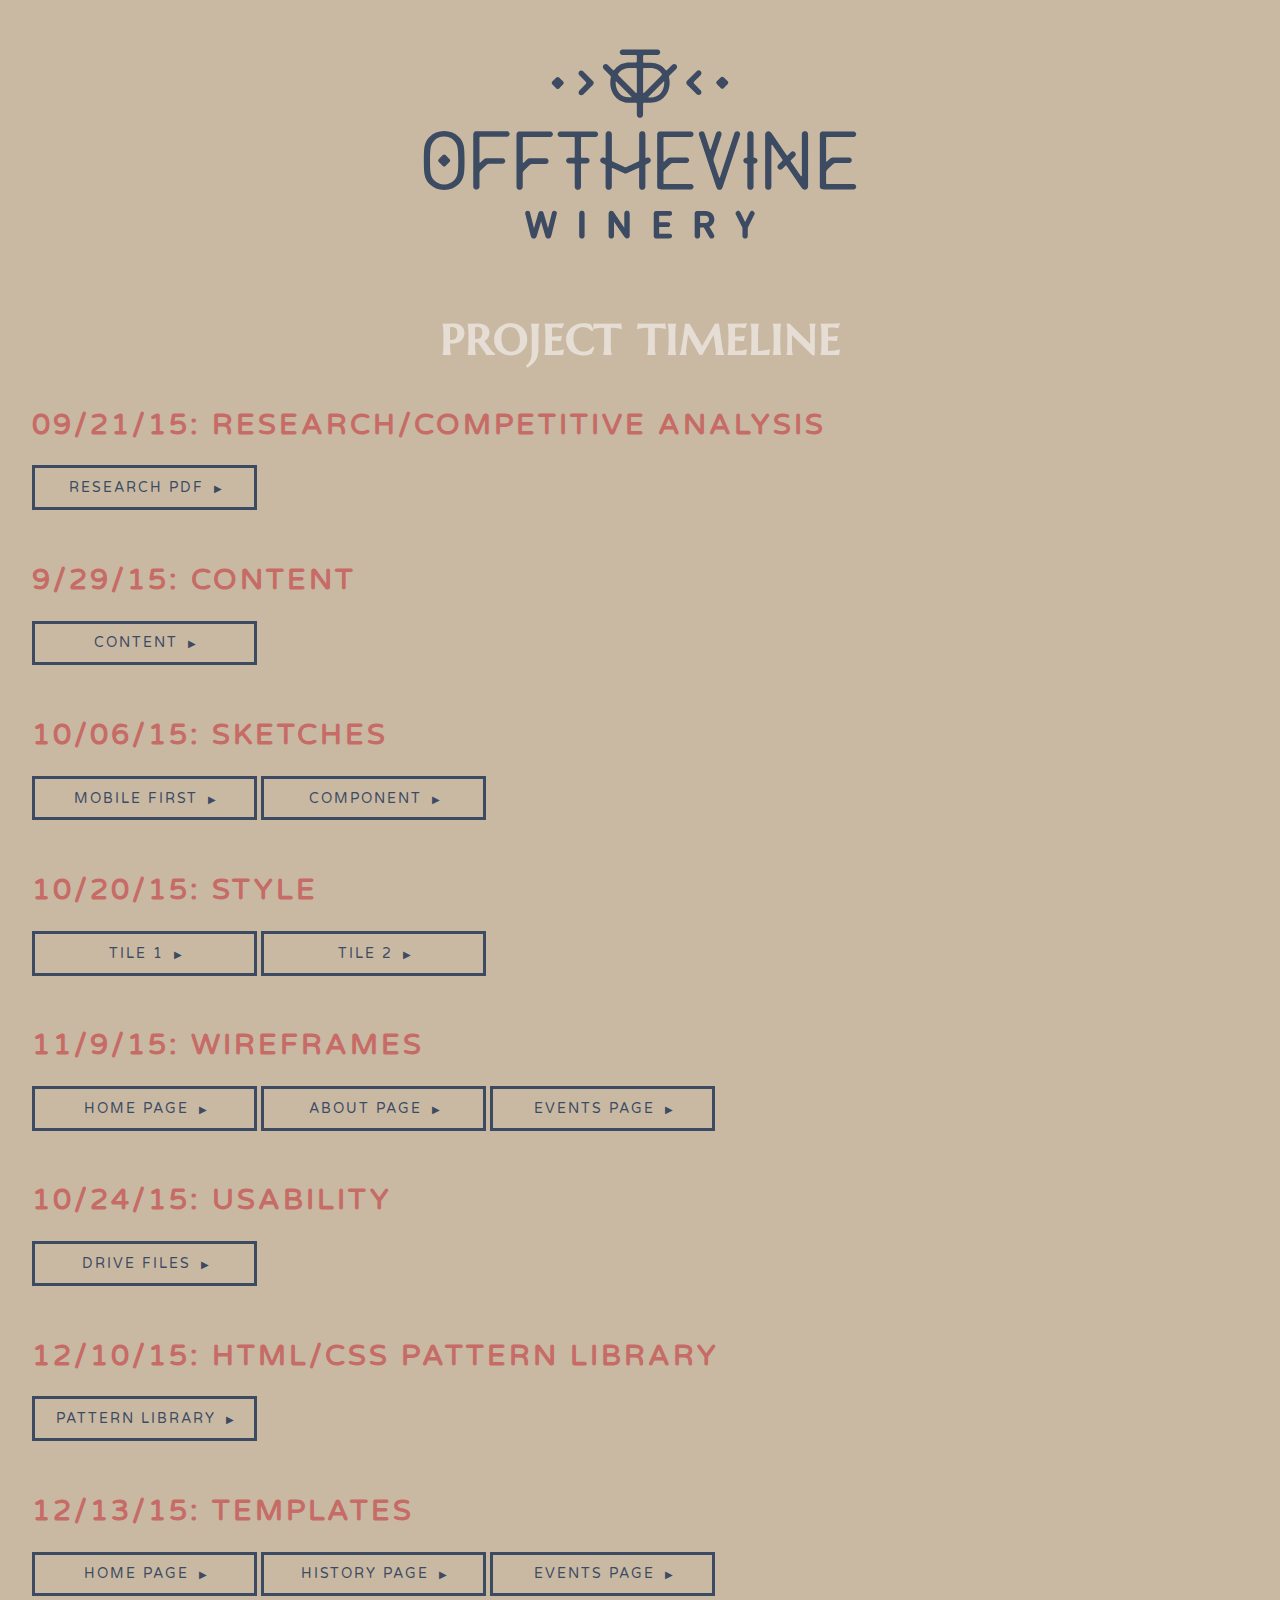
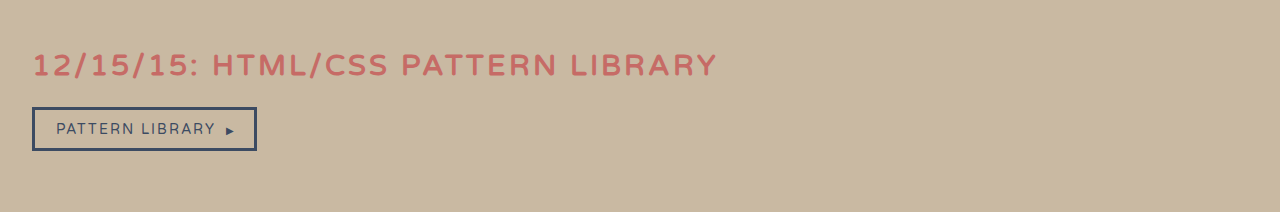
<file: index.html>
<!DOCTYPE html>
<html lang="en-us">
  <head>
    <meta charset="utf-8">
    <meta http-equiv="X-UA-Compatible" content="IE=edge">
    <meta name="viewport" content="width=device-width, initial-scale=1">
    <title>Off The Vine Winery - Project Timeline</title>
    <meta name="Off The Vine Winery - Project Hub" content="A brief outline of the design process and deliverables used to create the Off The Vine web site.">
    <link rel="icon" type="image/x-icon" href="../Assets/OffTheVine_Favicon.ico" />
  </head>
  <body>
  <link href="style.css" rel="stylesheet" type="text/css" media="screen" />
  <header role="banner">
<img src="http://johnvrhovnik.github.io/OffTheVine/Assets/OffTheVine_Logo.svg" alt="offthevine_logo" class="logo" /></a>
</header>
    <h1>Project Timeline</h1>
		<h2>09/21/15: Research/Competitive Analysis</h2>
			<a href="Research/group5_research.pdf" class="button">Research PDF</a>
    <h2>9/29/15: Content</h2>
      <a href="https://drive.google.com/a/kent.edu/folderview?id=0B6yHim8tNULVUXNoYnM0Q1JaY3M&usp=sharing" class="button">Content</a>
    <h2>10/06/15: Sketches</h2>
      <a href="Sketches/mobilefirstsketch.jpg" class="button">Mobile First</a>
      <a href="Sketches/componentsketch1.jpg" class="button">Component</a>
    <h2>10/20/15: Style</h2>
      <a href="Style/offthevine_styletile1.pdf" class="button">Tile 1</a>
      <a href="Style/offthevine_styletile2.pdf" class="button">Tile 2</a>
    <h2>11/9/15: Wireframes</h2>
      <a href="Wireframes/index.html" class="button">Home Page</a>
      <a href="Wireframes/about.html" class="button">About Page</a>
      <a href="Wireframes/events.html" class="button">Events Page</a>
    <h2>10/24/15: Usability</h2>
      <a href="https://drive.google.com/folderview?id=0B6jl8WlfPkoiYVFTM0xDOUJGQ1k&usp=sharing" class="button">Drive Files</a>
     <h2>12/10/15: HTML/CSS Pattern Library</h2>
     <a href="" class="button">Pattern Library</a>

    <h2>12/13/15: Templates</h2>
    <a href="Templates/index.html" class="button">Home Page</a>
    <a href="Templates/about.html" class="button">History Page</a>
    <a href="Templates/events.html" class="button">Events Page</a>

     <h2>12/15/15: HTML/CSS Pattern Library</h2>
     <a href="http://johnvrhovnik.github.io/OffTheVine/Patterns/patterns.html" class="button">Pattern Library</a>
  </body>
</html>
</file>
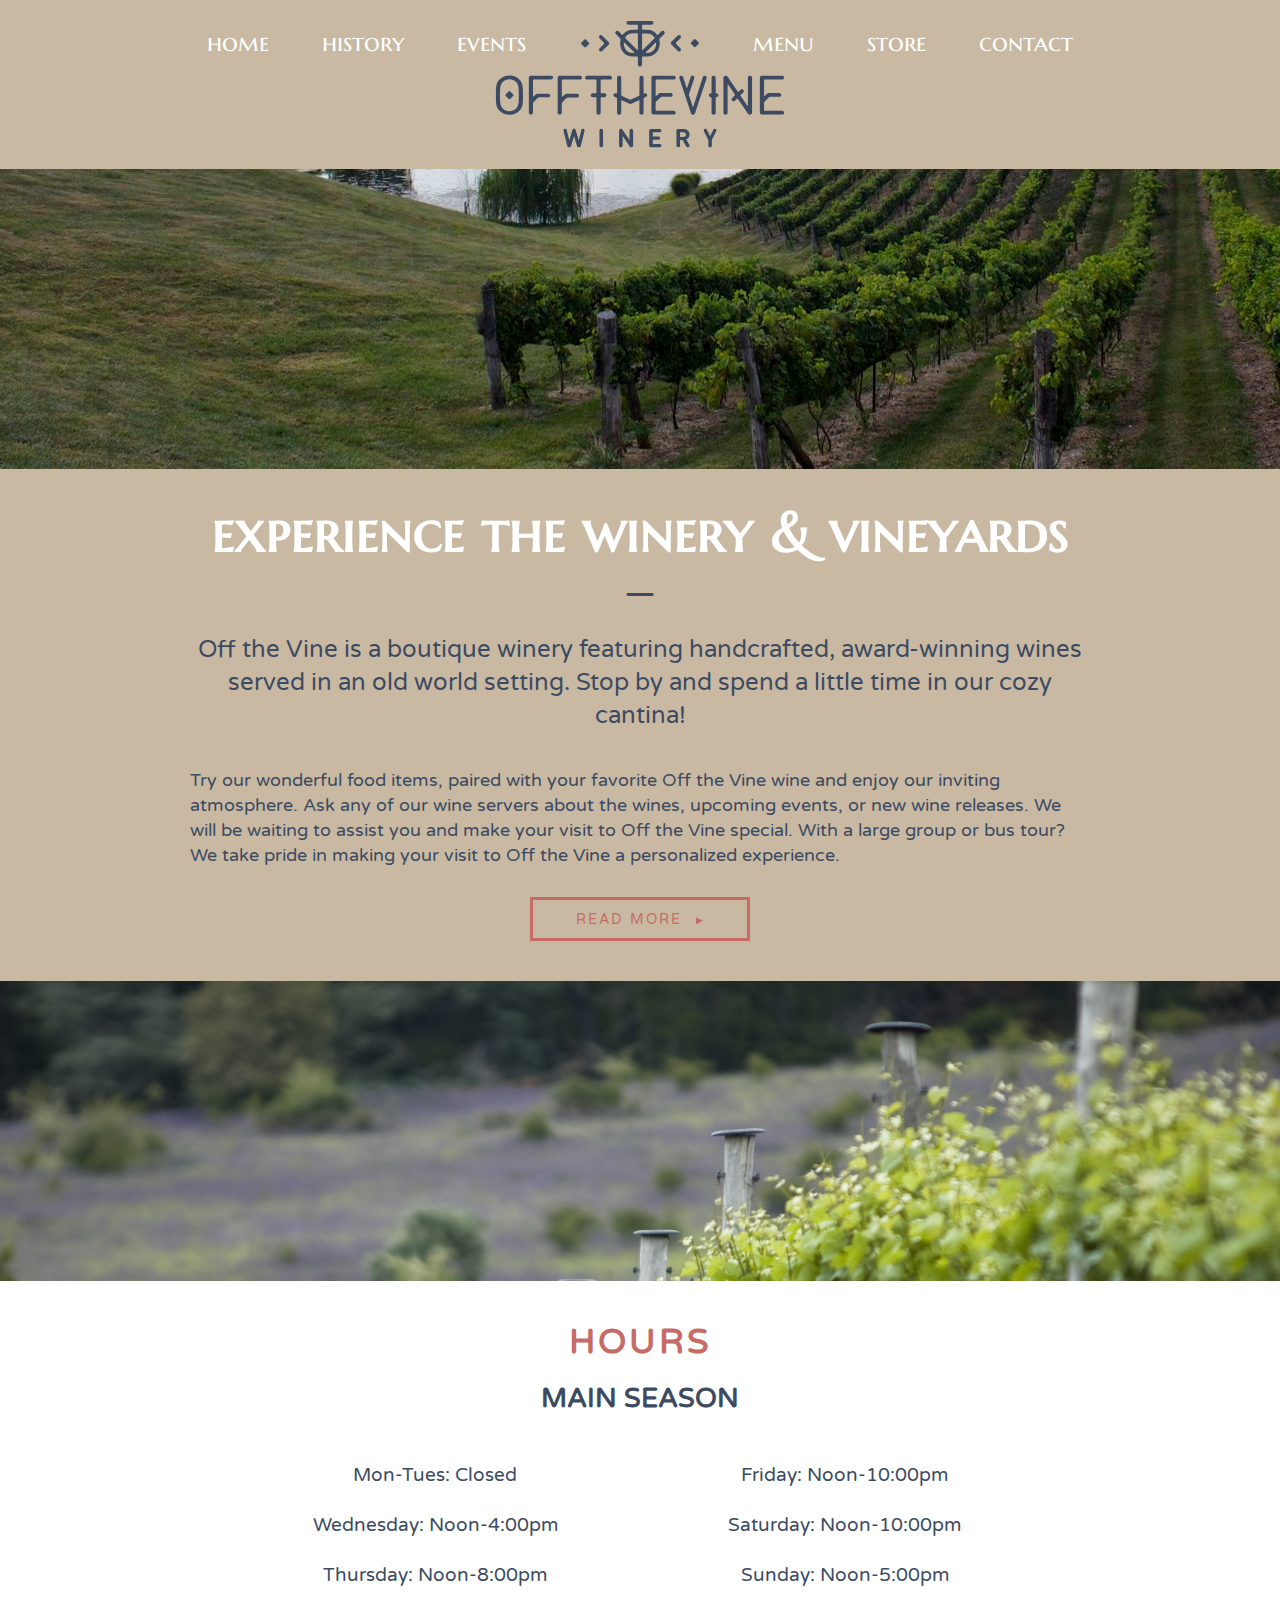
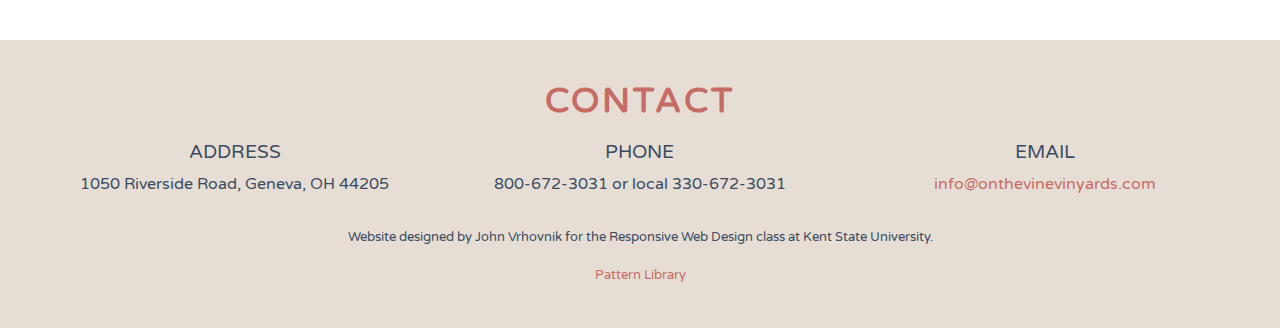
<file: Templates/index.html>
<!DOCTYPE html>
<html lang="en-us">
  <head>
    <meta charset="utf-8">
    <meta http-equiv="X-UA-Compatible" content="IE=edge">
    <meta name="viewport" content="width=device-width, initial-scale=1">
    <title>Off the Vine Winery</title>
    <meta name="Off the Vine Winery" content="Off the Vine is a boutique winery featuring handcrafted, award-winning wines served in an old world setting.">
    <link rel="icon" type="image/x-icon" href="../Assets/OffTheVine_Favicon.ico" />
  </head>

  <body>

      <link href="style.css" rel="stylesheet" type="text/css" media="screen" />

      <ul class="hamburger">
          <li class="nav-item"><a href="index.html">Home</a></li>
          <li class="nav-item"><a href="about.html">History</a></li>
          <li class="nav-item"><a href="events.html">Events</a></li>
          <li class="nav-item"><a href="#">Menu</a></li>
          <li class="nav-item"><a href="#">Store</a></li>
          <li class="nav-item"><a href="#">Contact</a></li>
      </ul>

      <input type="checkbox" id="nav-trigger" class="nav-trigger" />
      <label for="nav-trigger"></label>

<div class="site-wrap">

      <header role="banner">
        <a href="index.html">
          <img src="../Assets/OffTheVine_Logo.svg" alt="offthevine_logo" class="logo" />
        </a>
      <nav class="desktopnav" role="navigation">
        <ul>
          <li><a href="index.html">Home</a></li>
          <li><a href="about.html">History</a></li>
          <li><a href="events.html">Events</a></li>
          <li><a href="#">Contact</a></li>
          <li><a href="#">Store</a></li>
          <li><a href="#">Menu</a></li>
        </ul>
      </nav>

    </header>


      <main role="main">
        <div class="hero-wrapper hero-image1">
        </div>
    <div class="primary">
      <h1>Experience the Winery & Vineyards</h1>

      <p class="emdash">—</p>
      <p class="secparaopt">Off the Vine is a boutique winery featuring handcrafted, award-winning wines served in an old world setting. Stop by and spend a little time in our cozy cantina!</p>
      <p>Try our wonderful food items, paired with your favorite Off the Vine wine and enjoy our inviting atmosphere. Ask any of our wine servers about the wines, upcoming events, or new wine releases. We will be waiting to assist you and make your visit to Off the Vine special.
With a large group or bus tour? We take pride in making your visit to Off the Vine a personalized experience.</p>

      <a href="about.html" class="button">Read More</a>
  </div>

  <div class="hero-wrapper hero-image4">
  </div>

      <div class="secondary">
      <h2>Hours</h2>
      <h3>Main Season</h3>

      <ul class="hours">
        <li>Mon-Tues: Closed</li>
        <li>Wednesday: Noon-4:00pm</li>
        <li>Thursday: Noon-8:00pm</li>
        <li>Friday: Noon-10:00pm</li>
        <li>Saturday: Noon-10:00pm</li>
        <li>Sunday: Noon-5:00pm</li>
      </ul>

    </div>

    </main>

    <footer role="contentinfo">
      <h2>Contact</h2>
      <dl>
        <dt>Address</dt>
        <dd>1050 Riverside Road, Geneva, OH 44205</dd>
        <dt>Phone</dt>
        <dd>800-672-3031 or local 330-672-3031</dd>
        <dt>Email</dt>
        <dd><a href="mailto:info@onthevinevinyards.com">info@onthevinevinyards.com</a></dd>
      </dl>
      <p class="credit">Website designed by John Vrhovnik for the Responsive Web Design class at Kent State University.</p>
      <p class="credit"><a href="../Patterns/patterns.html">Pattern Library</a></p>
    </footer>
    </div>
  </body>
</html>
</file>
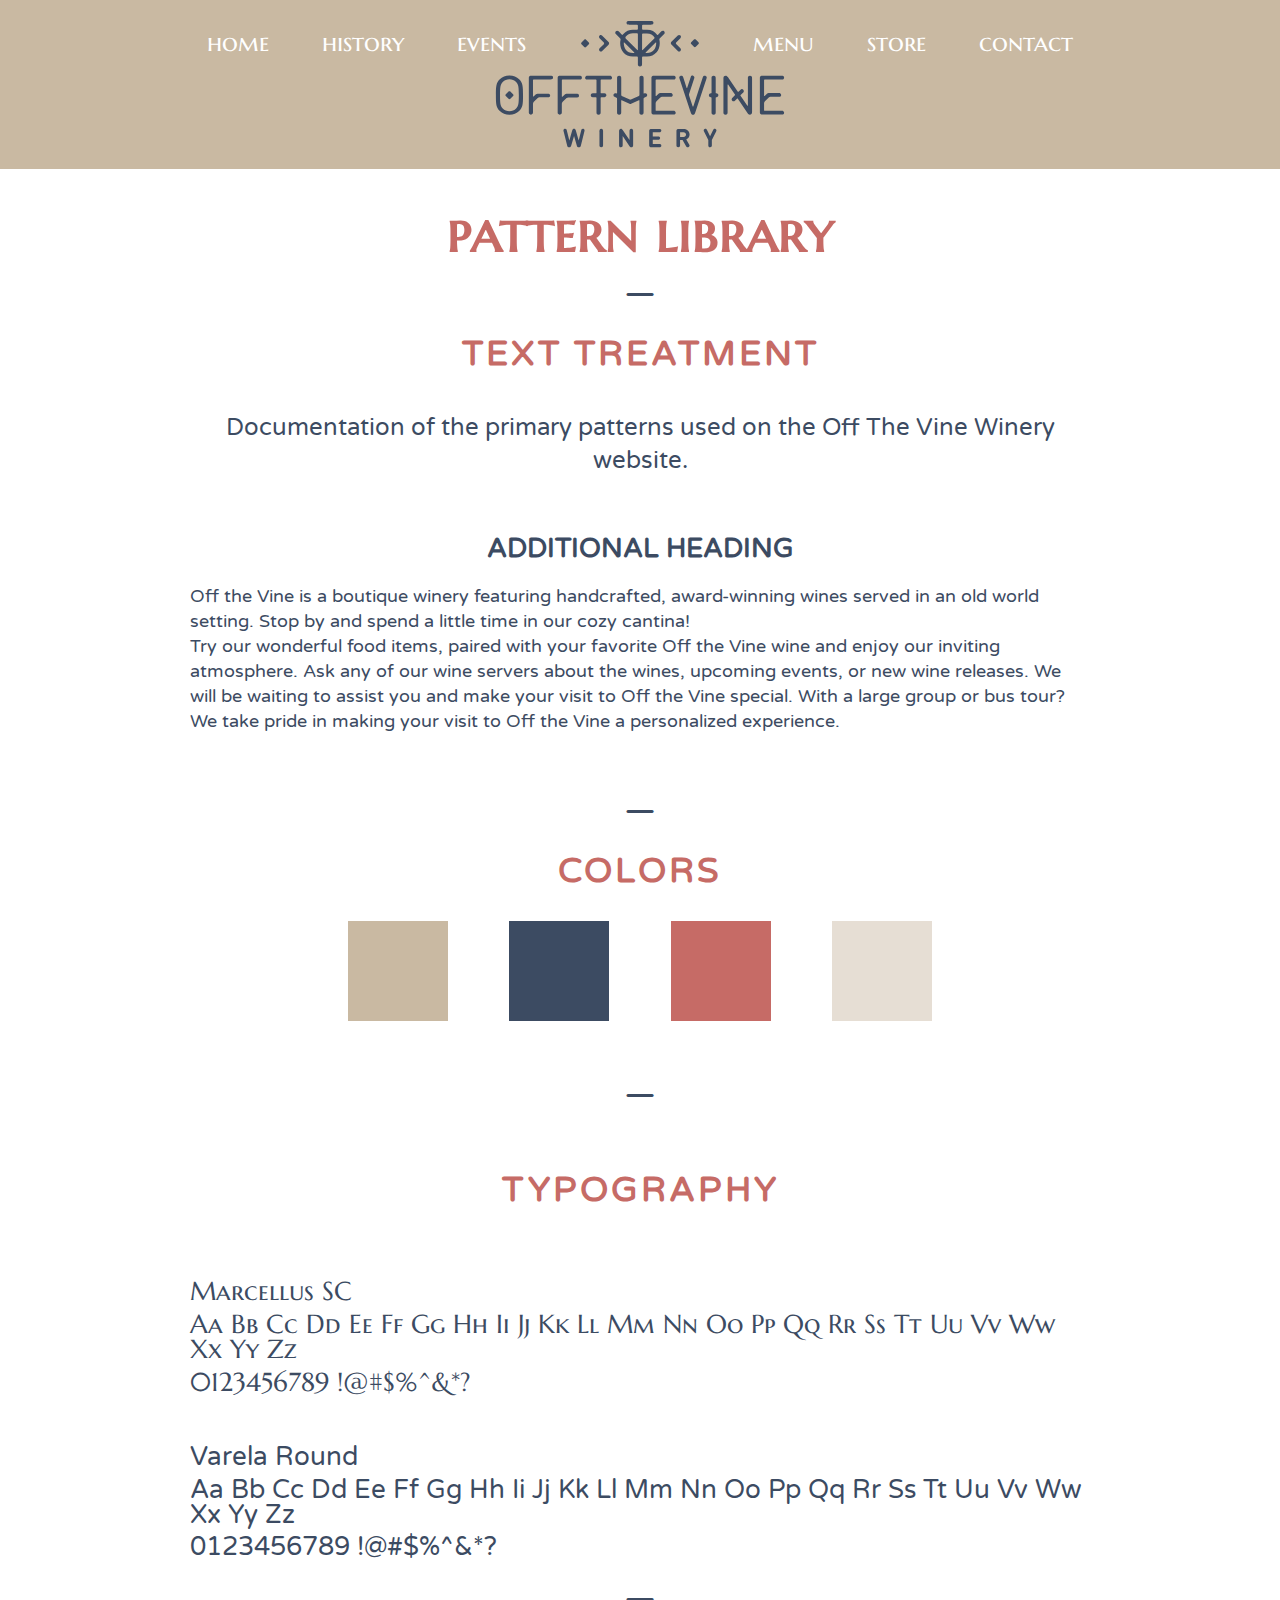
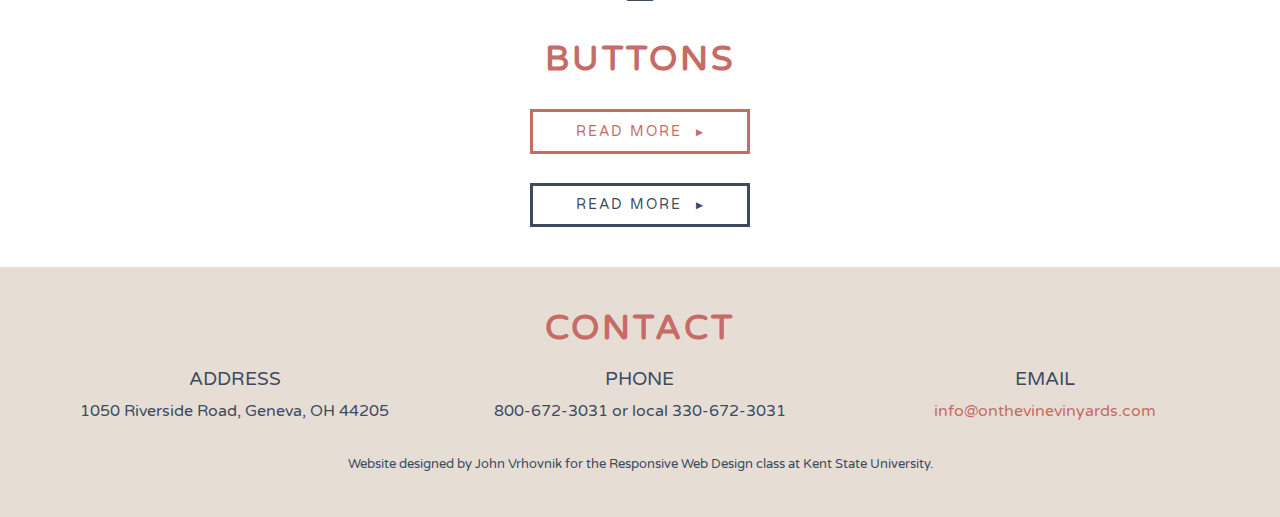
<file: Patterns/patterns.html>
<!DOCTYPE html>
    <html lang="en-us">
      <head>
        <meta charset="utf-8">
        <meta http-equiv="X-UA-Compatible" content="IE=edge">
        <meta name="viewport" content="width=device-width, initial-scale=1">
        <title>Off The Vine Winery - Pattern Library</title>
        <meta name="Pattern Library" content="Pattern Library for Off The Vine Winery">
        <link rel="icon" type="image/x-icon" href="../Assets/OffTheVine_Favicon.ico" />
      </head>



      <link href="../Templates/style.css" rel="stylesheet" type="text/css" media="screen" />

      <header role="banner">
        <a href="../Templates/index.html">
          <img src="../Assets/OffTheVine_Logo.svg" alt="offthevine_logo" class="logo" />
        </a>
      <nav class="desktopnav" role="navigation">
        <ul>
          <li><a href="../Templates/index.html">Home</a></li>
          <li><a href="../Templates/about.html">History</a></li>
          <li><a href="../Templates/events.html">Events</a></li>
          <li><a href="#">Contact</a></li>
          <li><a href="#">Store</a></li>
          <li><a href="#">Menu</a></li>
        </ul>
      </nav>
      </header>

    <div class="secondary">
      <h1 class="sec-h1">Pattern Library</h1>
        <p class="emdash">—</p>
        <h2>Text Treatment</h2>
        <p class="secpara">Documentation of the primary patterns used on the Off The Vine Winery website.</p>
        <h3>Additional Heading</h3>
        <p>Off the Vine is a boutique winery featuring handcrafted, award-winning wines served in an old world setting. Stop by and spend a little time in our cozy cantina!</p>
        <p class="patternpara">Try our wonderful food items, paired with your favorite Off the Vine wine and enjoy our inviting atmosphere. Ask any of our wine servers about the wines, upcoming events, or new wine releases. We will be waiting to assist you and make your visit to Off the Vine special.
  With a large group or bus tour? We take pride in making your visit to Off the Vine a personalized experience.</p>
        <p class="emdash">—</p>
        <h2>Colors</h2>
      <div class="swatches">
        <div class="swatch brown"></div>
        <div class="swatch blue"></div>
        <div class="swatch red"></div>
        <div class="swatch beige"></div>
      </div>
              <p class="emdash">—</p>
        <h2 class="headpad">Typography</h2>
          <div class="type">
            <p class="marc">Marcellus SC</p>
            <p class="marc">Aa Bb Cc Dd Ee Ff Gg Hh Ii Jj Kk Ll Mm Nn Oo Pp Qq Rr Ss Tt Uu Vv Ww Xx Yy Zz</p>
            <p class="marc">0123456789 !@#$%^&*?</p>
          </div>
          <div class="type">
            <p class="var">Varela Round</p>
            <p class="var">Aa Bb Cc Dd Ee Ff Gg Hh Ii Jj Kk Ll Mm Nn Oo Pp Qq Rr Ss Tt Uu Vv Ww Xx Yy Zz</p>
            <p class="var">0123456789 !@#$%^&*?</p>
          </div>
          <div>
                    <p class="emdash">—</p>
            <h2>Buttons</h2>
            <a href="about.html" class="button buttonalt1">Read More</a>
            <a href="about.html" class="button buttonalt2">Read More</a>
          </div>
    </div>

      <footer role="contentinfo">
        <h2>Contact</h2>
        <dl>
          <dt>Address</dt>
          <dd>1050 Riverside Road, Geneva, OH 44205</dd>
          <dt>Phone</dt>
          <dd>800-672-3031 or local 330-672-3031</dd>
          <dt>Email</dt>
          <dd><a href="mailto:info@onthevinevinyards.com">info@onthevinevinyards.com</a></dd>
        </dl>
        <p class="credit">Website designed by John Vrhovnik for the Responsive Web Design class at Kent State University.</p>
      </footer>

  </body>
</html>
</file>
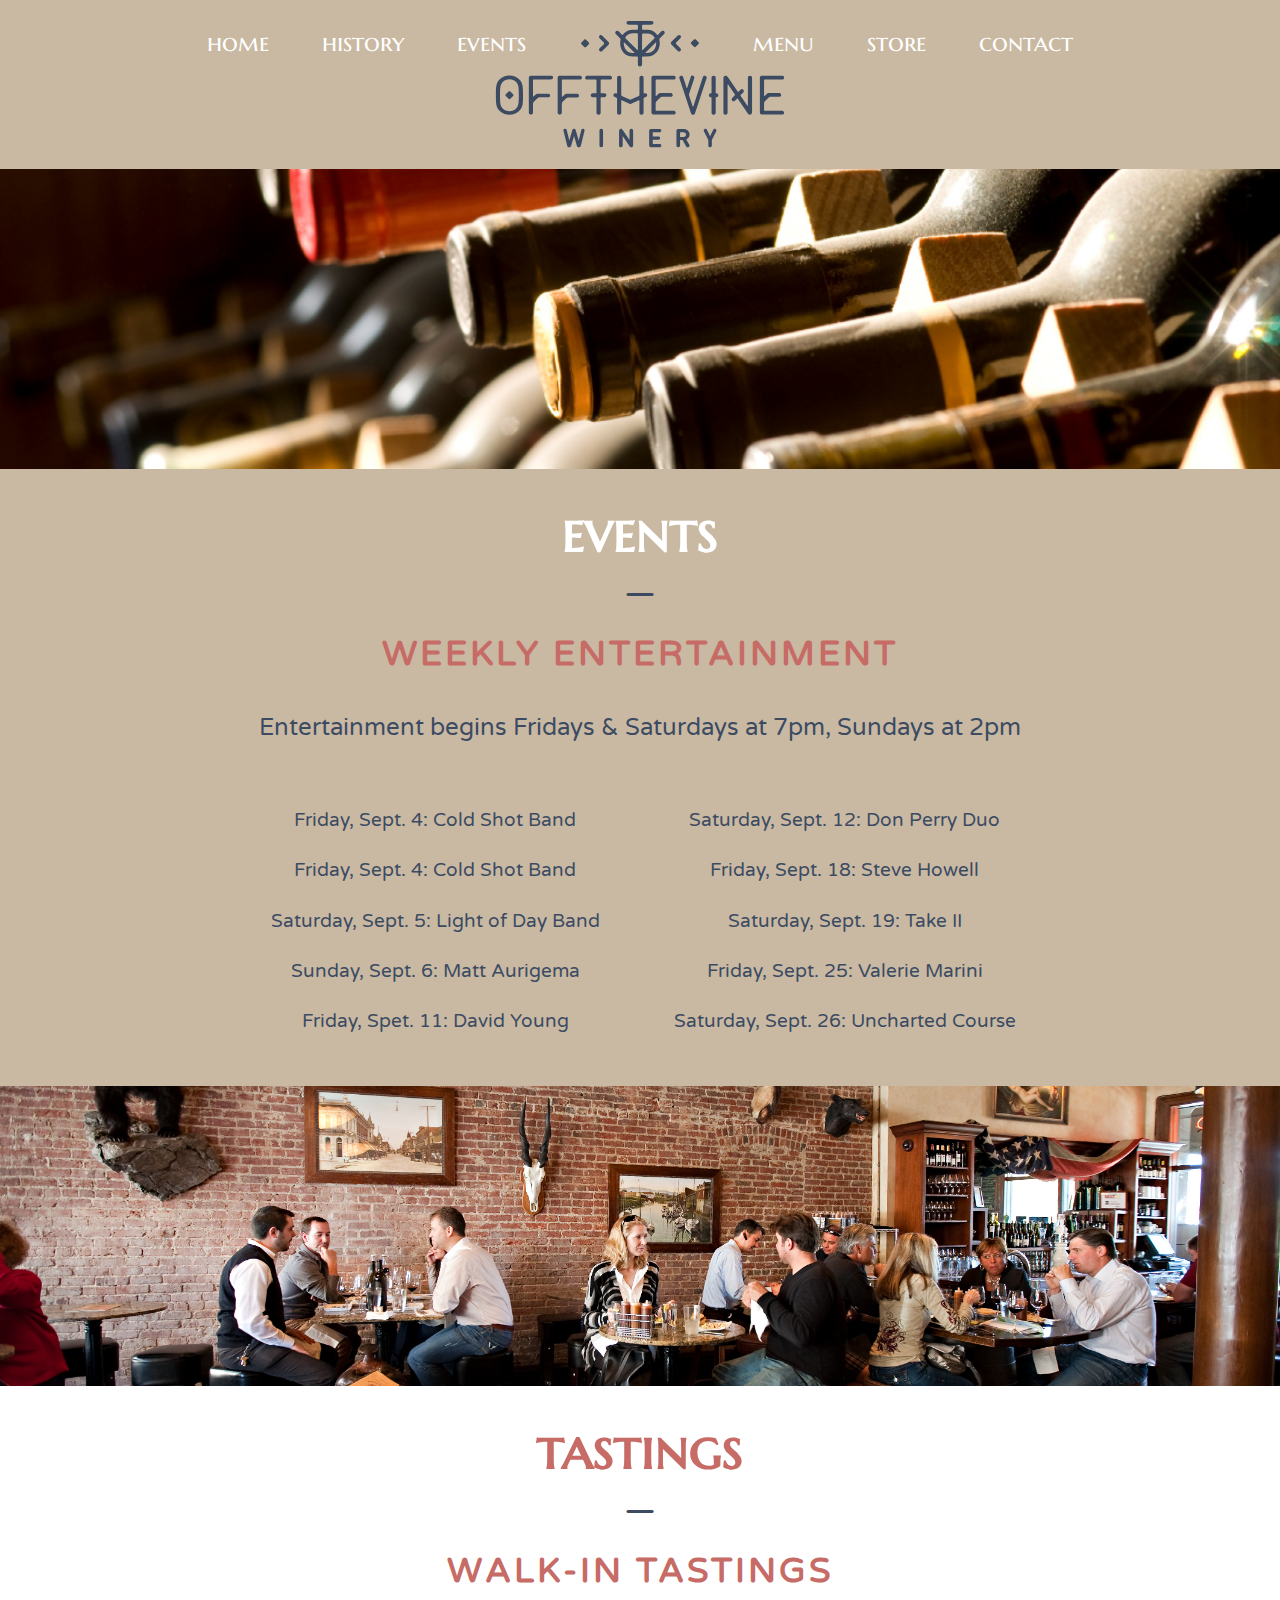
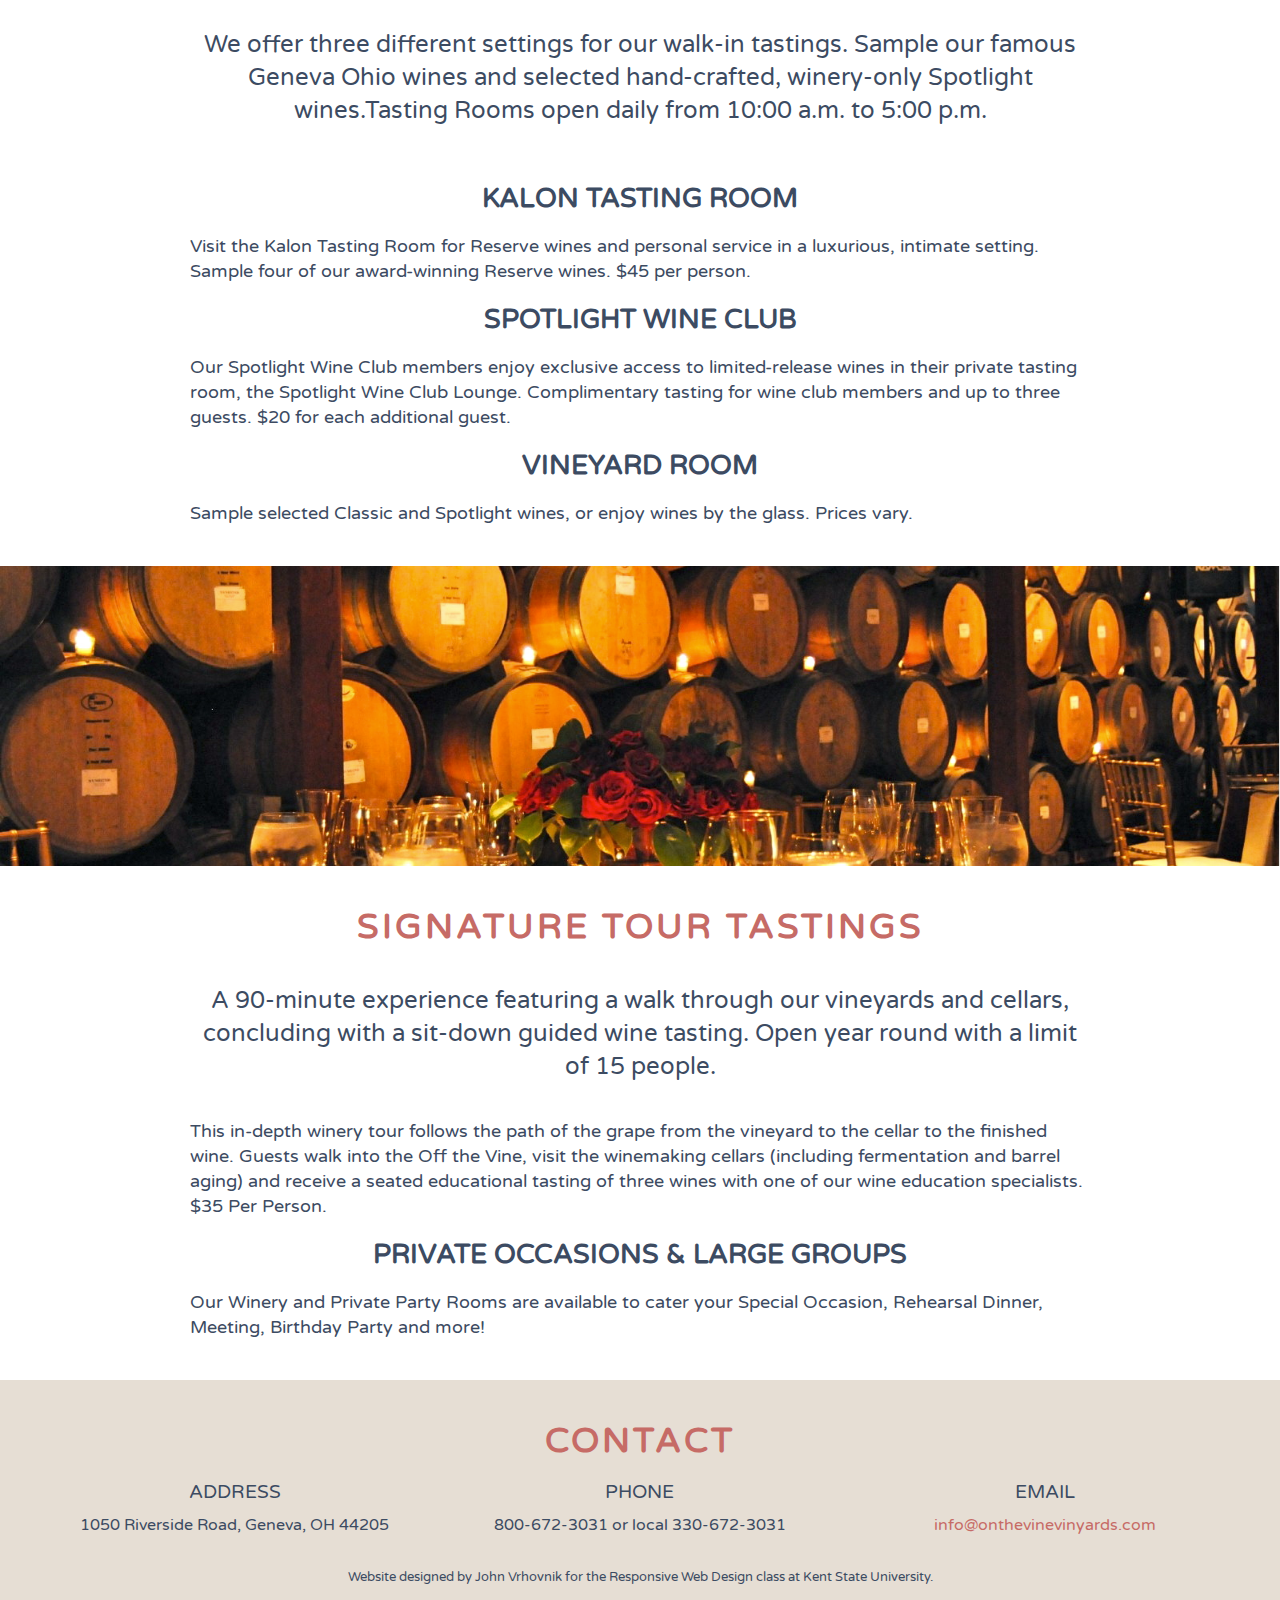
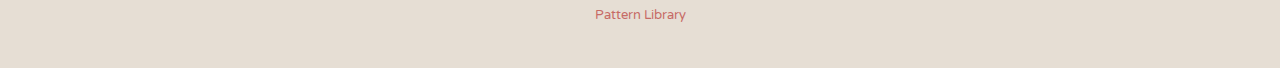
<file: Templates/events.html>
<!DOCTYPE html>
<html lang="en-us">
  <head>
    <meta charset="utf-8">
    <meta http-equiv="X-UA-Compatible" content="IE=edge">
    <meta name="viewport" content="width=device-width, initial-scale=1">
    <title>Off the Vine Winery - Events</title>
    <meta name="Off the Vine Winery Events" content="Try our wonderful food items, paired with your favorite Off the Vine wine and enjoy our inviting atmosphere.">
    <link rel="icon" type="image/x-icon" href="../Assets/OffTheVine_Favicon.ico" />
  </head>

  <body>

      <link href="style.css" rel="stylesheet" type="text/css" media="screen" />

      <ul class="hamburger">
          <li class="nav-item"><a href="index.html">Home</a></li>
          <li class="nav-item"><a href="about.html">History</a></li>
          <li class="nav-item"><a href="events.html">Events</a></li>
          <li class="nav-item"><a href="#">Menu</a></li>
          <li class="nav-item"><a href="#">Store</a></li>
          <li class="nav-item"><a href="#">Contact</a></li>
      </ul>

      <input type="checkbox" id="nav-trigger" class="nav-trigger" />
      <label for="nav-trigger"></label>

  <div class="site-wrap">

      <header role="banner">
        <a href="index.html">
          <img src="../Assets/OffTheVine_Logo.svg" alt="offthevine_logo" class="logo" />
        </a>
      <nav class="desktopnav" role="navigation">
        <ul>
          <li><a href="index.html">Home</a></li>
          <li><a href="about.html">History</a></li>
          <li><a href="events.html">Events</a></li>
          <li><a href="#">Contact</a></li>
          <li><a href="#">Store</a></li>
          <li><a href="#">Menu</a></li>
        </ul>
      </nav>
    </header>

      <main>
        <div class="hero-wrapper hero-image5">
        </div>
        <div class="primary">
        <h1>Events</h1>
                <p class="emdash">—</p>
        <h2>Weekly Entertainment</h2>
        <p class="secpara">Entertainment begins Fridays & Saturdays at 7pm, Sundays at 2pm</p>
        <ul class="hours">
          <li>Friday, Sept. 4: Cold Shot Band</li>
          <li>Friday, Sept. 4: Cold Shot Band</li>
          <li>Saturday, Sept. 5: Light of Day Band</li>
          <li>Sunday, Sept. 6: Matt Aurigema</li>
          <li>Friday, Spet. 11: David Young</li>
          <li>Saturday, Sept. 12: Don Perry Duo</li>
          <li>Friday, Sept. 18: Steve Howell</li>
          <li>Saturday, Sept. 19: Take II</li>
          <li>Friday, Sept. 25: Valerie Marini</li>
          <li>Saturday, Sept. 26: Uncharted Course</li>
        </ul>
      </div>

      <div class="hero-wrapper hero-image6">
      </div>

      <div class="secondary">

        <h1 class="sec-h1">Tastings</h1>
        <p class="emdash">—</p>
        <h2>Walk-In Tastings</h2>
        <p class="secpara">We offer three different settings for our walk-in tastings. Sample our famous Geneva Ohio wines and selected hand-crafted, winery-only Spotlight wines.Tasting Rooms open daily from 10:00 a.m. to 5:00 p.m.</p>
        <h3>Kalon Tasting Room</h3>
        <p>Visit the Kalon Tasting Room for Reserve wines and personal service in a luxurious, intimate setting. Sample four of our award-winning Reserve wines. $45 per person.</p>
        <h3>Spotlight Wine Club</h3>
        <p>Our Spotlight Wine Club members enjoy exclusive access to limited-release wines in their private tasting room, the Spotlight Wine Club Lounge. Complimentary tasting for wine club members and up to three guests. $20 for each additional guest.</p>
        <h3>Vineyard Room</h3>
        <p>Sample selected Classic and Spotlight wines, or enjoy wines by the glass. Prices vary.</p>
      </div>

        <div class="hero-wrapper hero-image7"></div>

        <div class="secondary">
        <h2>Signature Tour Tastings</h2>
        <p class="secpara">A 90-minute experience featuring a walk through our vineyards and cellars, concluding with a sit-down guided wine tasting. Open year round with a limit of 15 people.</p>
        <p>This in-depth winery tour follows the path of the grape from the vineyard to the cellar to the finished wine. Guests walk into the Off the Vine, visit the winemaking cellars (including fermentation and barrel aging) and receive a seated educational tasting of three wines with one of our wine education specialists. $35 Per Person.</p>

        <h3>Private Occasions & Large Groups</h3>
        <p>Our Winery and Private Party Rooms are available to cater your Special Occasion, Rehearsal Dinner, Meeting, Birthday Party and more!</p>
      </div>
      </main>
      <footer role="contentinfo">
        <h2>Contact</h2>
        <dl>
          <dt>Address</dt>
          <dd>1050 Riverside Road, Geneva, OH 44205</dd>
          <dt>Phone</dt>
          <dd>800-672-3031 or local 330-672-3031</dd>
          <dt>Email</dt>
          <dd><a href="mailto:info@onthevinevinyards.com">info@onthevinevinyards.com</a></dd>
        </dl>
        <p class="credit">Website designed by John Vrhovnik for the Responsive Web Design class at Kent State University.</p>
        <p class="credit"><a href="../Patterns/patterns.html">Pattern Library</a></p>
      </footer>
    </body>
  </div>
  </html>
</file>
<file: style.css>
@import url(https://fonts.googleapis.com/css?family=Marcellus+SC|Varela+Round);

* {
  box-sizing: border-box;

}

body {
  font-family: 'Varela Round', Arial, sans-serif;
  color: rgb(60,75,98);
  margin: 0;
  padding:2em;
  background-color: rgb(201,185,162)
}


p {
  max-width: 900px;
  margin: 0 auto;
  color:rgb(60,75,98);
}


h1 {
  color: rgb(230,222,212);
  font-family: 'Marcellus SC', Arial, sans-serif;
  text-transform: lowercase;
  text-align: center;
  font-size: 3.5em;
}

h2 {

  color: rgb(198,107,102);
  text-transform: uppercase;
  font-size: 1.8em;
  letter-spacing: 3px;
}
h3 {

  font-size: 1.4em;
}
a{
  color:rgb(60,75,98);
}
.button {
  display: inline-block;
  text-align: center;
  width: 50%;
  min-width: 170px;
  max-width: 225px;
  margin: 0 auto;
  margin-bottom: 2em;
  position: ;
  text-decoration: none;
  border: 3px solid rgb(60,75,98);
  padding: .75em 1em .75em 1.25em;
  font-size: .9em;
  letter-spacing: 2px;
  text-transform: uppercase;
  color: rgb(60,75,98);
  transition: all .1s ease;
}

.button::after {
  content: "▶";
  font-size: .7em;
  padding-left: 1em;
}

.button:hover {
  border: 3px solid rgb(60,75,98);
  background-color: rgb(60,75,98);
  color: rgb(201,185,162);
}
  .logo {
  position: 0 auto;
  max-width: 450px;
}
  header {
    text-align: center;
    background-color: rgb(201,185,162);
    padding: .6em 0;
}
</file>
<file: Templates/style.css>
@import url(https://fonts.googleapis.com/css?family=Marcellus+SC|Varela+Round);


* {
  box-sizing: border-box;
  margin: 0;
}

body {
  font-family: 'Varela Round', Arial, sans-serif;
  color: rgb(60,75,98);
  margin: 0;
  overflow-x: hidden;
}

header {
    text-align: center;
    background-color: rgb(201,185,162);
    padding: 1em 0;
}
p {
  max-width: 900px;
  margin: 0 auto;
}
.secpara {
  padding: 1.5em 0;
  font-size: 1.2em;
  text-align: center;
}
.secparaopt {
  padding-bottom: 1.5em;
  font-size: 1.2em;
  text-align: center;
}

.spacer {
  padding: 1em 0;
}

blockquote {
  display: inline-block;
  padding: 0 2em;
  font-size: 1.15em;
  color: white;
  text-align: center;
  position: relative;
}

.wrapper {
  display: -webkit-flex;
  display: flex;
  align-items: center;
  justify-content: center;
  background-color: rgba(60,75,98,.85);
  height: 100%;
}

blockquote::before {
  content: "\201C";
  color: rgb(201,185,162);
  margin-right: 5px;
}

blockquote::after {
  content: "\201D";
  color: rgb(201,185,162);
  margin-left: 3px;
}

@media screen and (min-width: 500px) {
  blockquote {
    font-size: 1.3em;
    max-width: 850px;
    line-height: 1.4em;
  }
}

@media screen and (min-width: 600px) {
  blockquote {
    font-size: 1.45em;
    max-width: 850px;
    line-height: 1.4em;
  }
}
@media screen and (min-width: 800px) {
  blockquote {
    font-size: 1.6em;
    max-width: 850px;
    line-height: 1.4em;
  }
}

.logo {
  position: 0 auto;
  max-width: 300px;
}

.emdash {
  text-align: center;
  font-size: 2.25em;
  padding: .25em;
}

h1 {
  display: block;
  color: white;
  font-family: 'Marcellus SC', Arial, sans-serif;
  text-transform: lowercase;
  text-align: center;
  font-size: 2.45em;
  line-height: 35px;
  margin: 0 auto;
}
.sec-h1 {
  color: rgb(198,107,102);
}

h2 {
  display: block;
  text-align: center;
  color: rgb(198,107,102);
  text-transform: uppercase;
  font-size: 1.4em;
  letter-spacing: 3px;
}
h3 {
  text-align: center;
  font-size: 1.2em;
  padding: .7em;
  text-transform: uppercase;
}

.primary {
  background-color: rgb(201,185,162);
  width: 100%;
  padding: 2.5em;
  margin: 0 auto;
}

.secondary {
  width: 100%;
  padding: 2.5em;
  margin: 0 auto;
}

.hero-wrapper {
  height: 300px;
  background-size: cover;
}

.hero-image1 {
  background-image: url(../Assets/images/Image7.jpg);
  background-position: bottom;
}

.hero-image2 {
  background-image: url(../Assets/images/Image2.jpg);
  background-position: center;
}

.hero-image3 {
  background-image: url(../Assets/images/Image5.jpg);
  background-position: center;
}

.hero-image4 {
  background-image: url(../Assets/images/Image11.jpg);
  background-position: top;
}

.hero-image5 {
  background-image: url(../Assets/images/Image13.jpg);
  background-position: center;
}

.hero-image6 {
  background-image: url(../Assets/images/Image1.jpg);
  background-position: center;
}

.hero-image7 {
  background-image: url(../Assets/images/Image12.jpg);
  background-position: center;
}

nav {
  font-family: 'Marcellus SC', Arial, sans-serif;
  color: white;
  text-transform: lowercase;
  padding-top: .5em;
}

nav a {
    text-decoration: none;
    color: white;
    font-size: 1.4em;
    transition: all .1s ease;
}
nav a:hover {
  color: rgb(198,107,102);
}
nav ul {
  font-size: 1em;
}

.hours {
  width: 100%;
  margin: 0 auto;
  max-width: 800px;
  padding-top: .75em;
  line-height: 1.5em;
}

.hours li {
  padding: .4em 0;
}

ul {
  margin: 0;
  padding: 0;
  list-style-type: none;
  font-size: 1em;
  text-align: center;
  line-height: 30px;
  -webkit-columns: 200px 2;
  -moz-columns: 200px 2;
  columns: 200px 2;
}

.hamburger {
    list-style: none;
    background: rgb(198,107,102);
    width: 100%;
    height: 100%;
    position: fixed;
    top: 0;
    right: 0;
    bottom: 0;
    left: 0;
    z-index: 0;
    text-align: left;
    padding: 1em;
}

.nav-item {
    width: 200px;
    padding: .5em;
}

.nav-item a {
  font-size: 1.5em;
  text-decoration: none;
  font-family: 'Varela Round', Arial, sans-serif;
  color: white;
}

.nav-item a:hover {
  color: rgb(60,75,98);
}

.site-wrap {
    min-width: 100%;
    min-height: 100%;
    background-color: #fff;
    position: relative;
    top: 0;
    bottom: 100%;
    left: 0;
    z-index: 1;
}

.nav-trigger {
    position: fixed;
    clip: rect(0, 0, 0, 0);
}

label[for="nav-trigger"] {
    position: absolute;
    top: 15px;
    left: 15px;
    z-index: 2;
}

label[for="nav-trigger"] {
    /* ... previous styles here... */
    width: 15px;
    height: 15px;
    padding: 0 4em 4em 0;
    cursor: pointer;
    background-image: url(../Assets/ham-icon-01.svg);
    background-size: 50%;
    background-repeat: no-repeat;
}

.nav-trigger:checked + label {
    left: 215px;
}

.nav-trigger:checked ~ .site-wrap {
    left: 200px;
    box-shadow: 0 0 5px 5px rgba(0,0,0,0.5);
}

@media screen and (min-width: 800px) {
  label[for="nav-trigger"] {
    display: none;
  }
}

@media screen and (min-width: 0) and (max-width: 800px) {
  .desktopnav {
    display: none;
  }
}

.nav-trigger + label, .site-wrap {
    transition: left 0.2s;
}

@media screen and (min-width: 600px) {

  nav ul {
    -webkit-columns: 200px 3;
    -moz-columns: 200px 3;
    columns: 200px 3;
  }
}

@media screen and (min-width: 800px) {
  .desktopnav {
    display: block;
  }
  nav ul{
    width: 100%;
  }
  nav ul {
    -webkit-columns: auto auto;
    -moz-columns: auto auto;
    columns: auto auto;
    position: absolute;
    top: 0;
    padding: .45em 1em;
  }
  nav li {
    display: inline;
    padding: 1.2em 1.4em;
    font-size: 1em;
    text-align: center;
  }
  nav ul li:first-child, nav ul li:nth-child(2), nav ul li:nth-child(3) {
    float: left;
  }
  nav ul li:nth-child(4), nav ul li:nth-child(5), nav ul li:nth-child(6) {
    float: right;
  }
  header {
    padding-bottom: .2em;
  }
}
@media screen and (min-width: 950px) {
  nav li {
    padding: 1.2em 1.5em;
    font-size: 1.1em;
  }
  nav ul {
    max-width: 950px;
    margin: 0 auto;
  }
  nav {
    max-width: 950px;
    margin: 0 auto;
  }
}

.button {
  display: block;
  text-align: center;
  width: 50%;
  min-width: 170px;
  max-width: 220px;
  margin: 0 auto;
  margin-top: 2em;
  position: relative;
  text-decoration: none;
  border: 3px solid rgb(198,107,102);
  padding: .75em 1em .75em 1.25em;
  font-size: .9em;
  letter-spacing: 2px;
  text-transform: uppercase;
  color: rgb(198,107,102);
  transition: all .1s ease;
}

.button::after {
  content: "►";
  font-size: .8em;
  padding-left: 1em;
}

.button:hover {
  border: 3px solid rgb(198,107,102);
  background-color: rgb(198,107,102);
  color: rgb(201,185,162);
}

.buttonalt1:hover {
  color: white;
}

.buttonalt2 {
  border: 3px solid rgb(60,75,98);
  color: rgb(60,75,98);
}
.buttonalt2:hover {
  color: white;
  border: 3px solid rgb(60,75,98);
  background-color: rgb(60,75,98);
}

.test dt {
  color: rgb(198,107,102);
  text-align: center;
  padding-bottom: 1em;
  text-transform: uppercase;
  letter-spacing: 2px;
  font-size: 1.35em;
}

.test dd {
  padding-bottom: 3em;
}

.test {
  max-width: 900px;
  margin: 0 auto;
}


footer h2 {
  padding-bottom: .5em;
}

footer {
  width: 100%;
  padding: 2.5em;
  background-color: rgb(230,222,212);
}
footer a {
  color: rgb(198,107,102);
  text-decoration: none;
}
a:hover {
  color: white;
}

footer {
  text-align: center;
}

footer dt {
  font-family: 'Varela Round', Arial, sans-serif;
  font-size: 1.2em;
  text-transform: uppercase;
  padding-bottom: .5em;
}
footer dd {
  margin: 0;
  line-height: 1.5em;
  padding-bottom: 1em;
}
@media screen and (min-width: 750px) {
  footer dl {
    max-width: 1200px;
    margin: 0 auto;
    -webkit-columns: 200px 3;
    -moz-columns: 200px 3;
    columns: 200px 3;
  }
}

.credit {
  font-size: .8em;
  padding-top: 1em;
}

.swatches {
  text-align: center;
}

.swatch {
  display: inline-block;
  width: 100px;
  height: 100px;
  margin: 1.8em;
}

.brown {
  background-color: rgb(201,185,162);
}

.blue {
  background-color: rgb(60,75,98);
}

.red {
  background-color: rgb(198,107,102);
}

.beige {
  background-color: rgb(230,222,212);
}

.type {
  padding-top: 1.5em;
  font-size: 1.4em;
}

.marc {
  font-family: 'Marcellus SC', Arial, sans-serif;
  padding-bottom: .3em;
  display: block;
  margin: 0 auto;
}

.var {
  padding-top: .3em;
}

.patternpara {
  padding-bottom: 2em;
}

.headpad {
  padding: 1em 0;
}

@media screen and (min-width: 400px) {
  h1 {
    font-size: 2.75em;
    line-height: 45px;
  }
  h2 {
    font-size: 1.7em;
  }
  h3 {
    font-size: 1.35em;
  }
}

@media screen and (min-width: 550px) {
  p, .test dd {
    font-size: 1.1em;
    line-height: 23px;
  }
  .hours {
    font-size: 1.1em;
  }
  h1 {
    font-size: 3em;
  }
  h2 {
    font-size: 1.9em;
  }
  h3 {
    font-size: 1.55em;
  }
  .test dt {
    font-size: 1.55em;
  }
  .secpara, .secparaopt {
    font-size: 1.35em;
  }
  .emdash {
    padding: .5em;
  }
}


@media screen and (min-width: 800px) {
  p, .test dd, .hours {
    font-size: 1.15em;
    line-height: 25px;
  }
  .hours {
    font-size: 1.2em;
    line-height: 35px;
  }
  h1 {
    font-size: 3.5em;
  }
  h2 {
    font-size: 2.2em;
  }
  h3 {
    font-size: 1.7em;
  }
  .test dt {
    font-size: 1.75em;
  }
  .secpara, .secparaopt {
    font-size: 1.5em;
    line-height: 33px;
  }
  .emdash {
    padding: .75em;
  }
}
</file>
